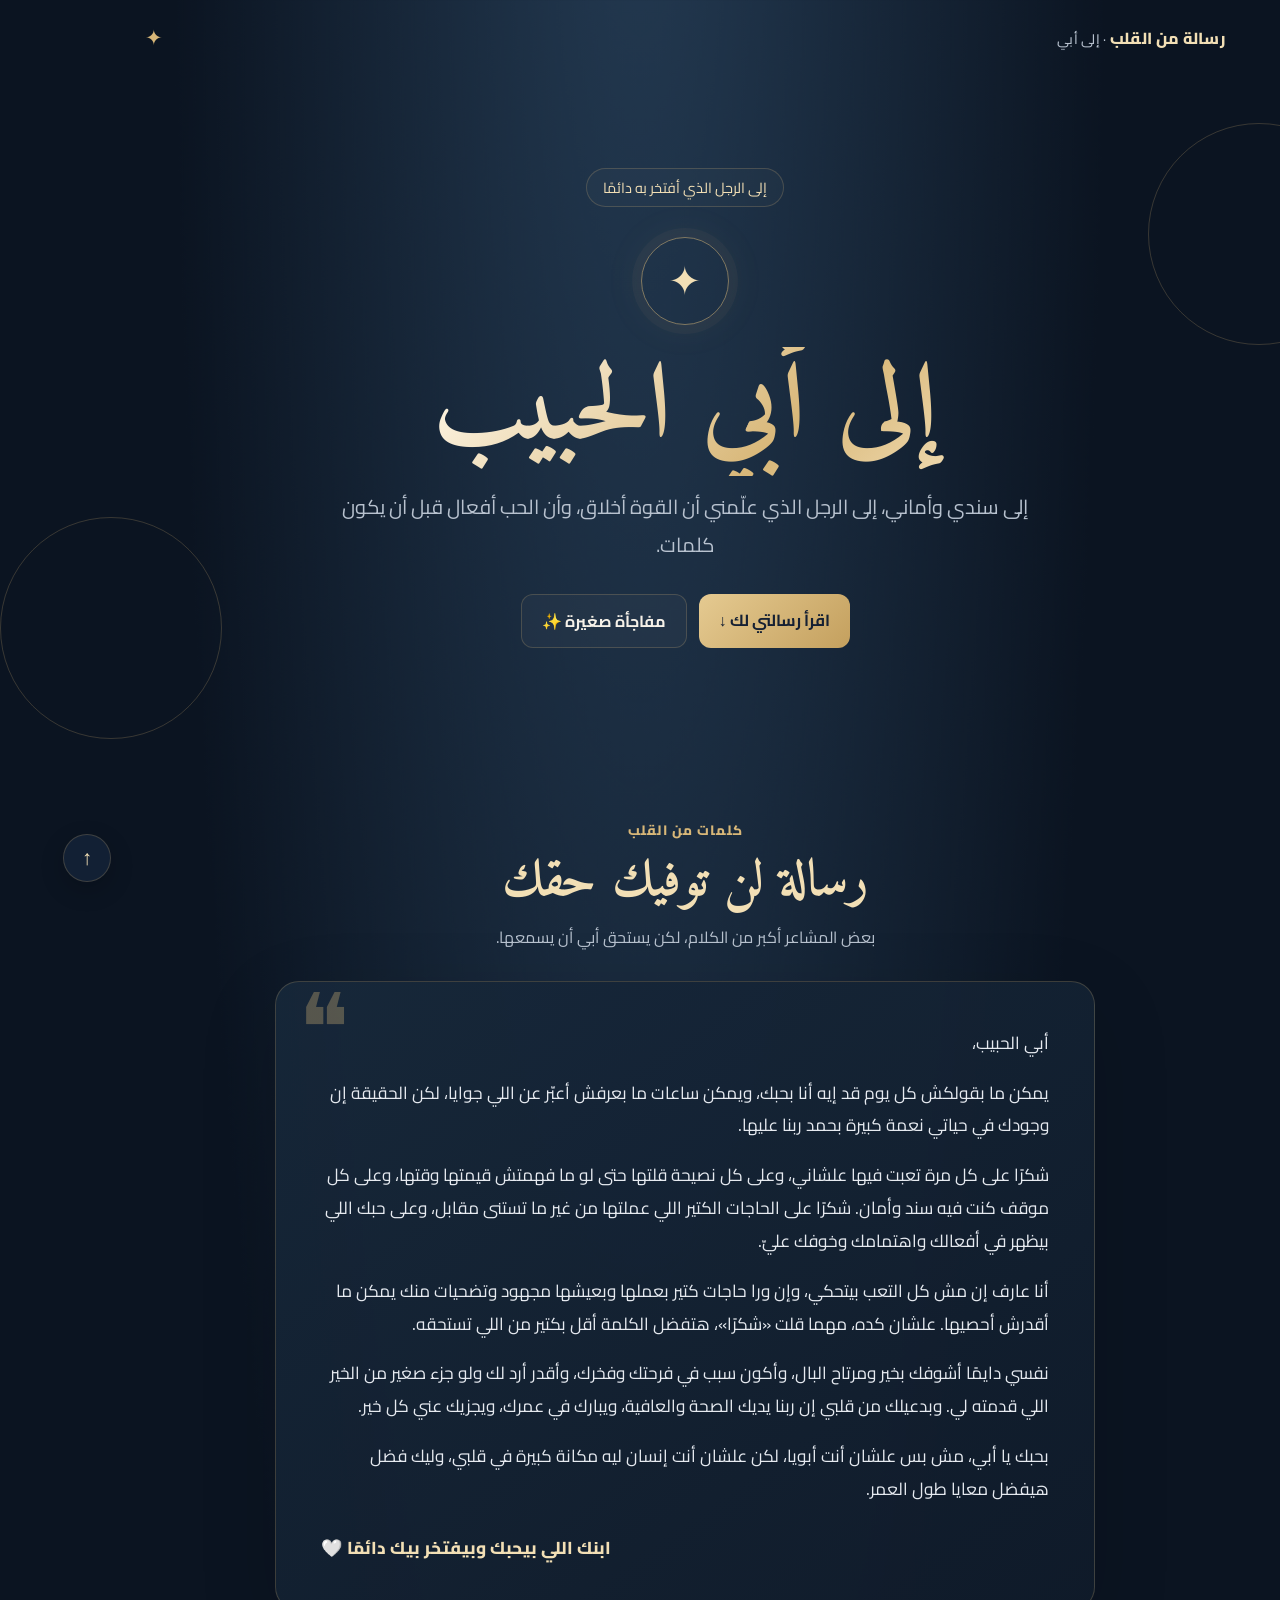
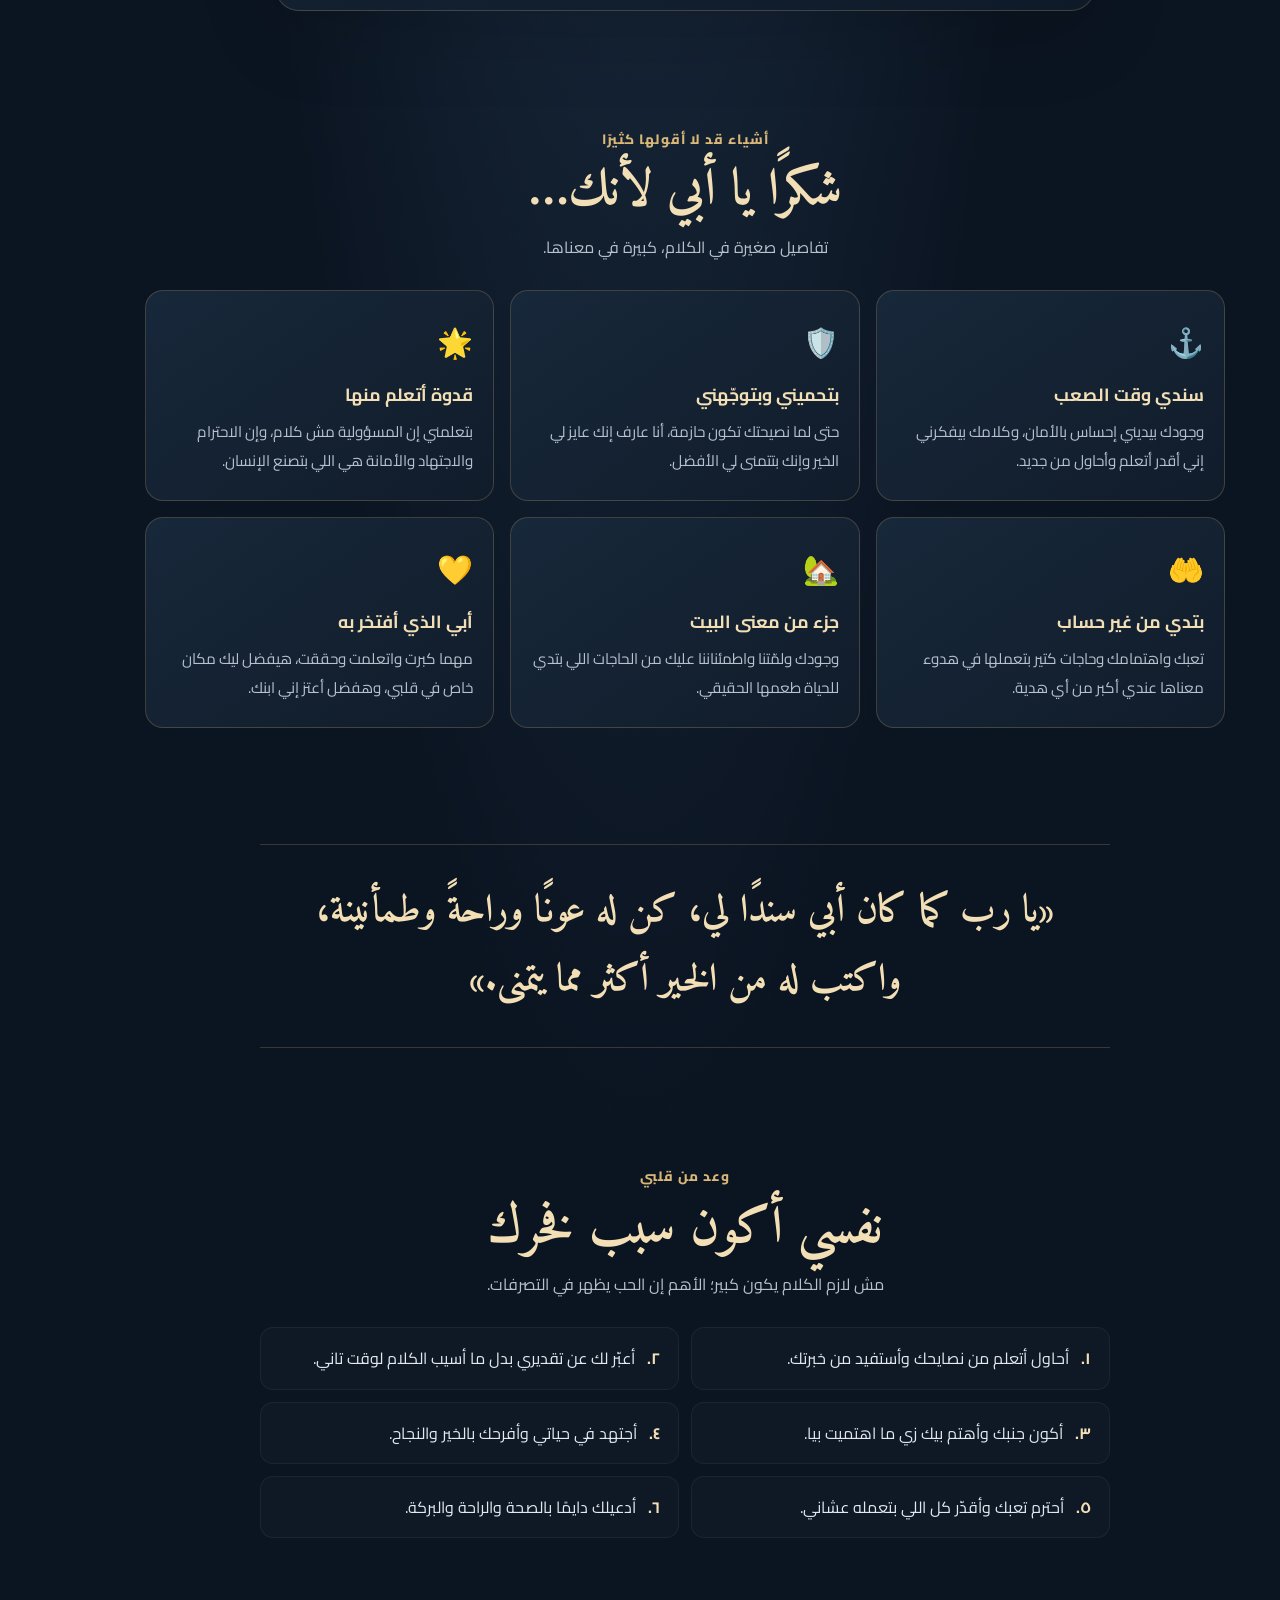
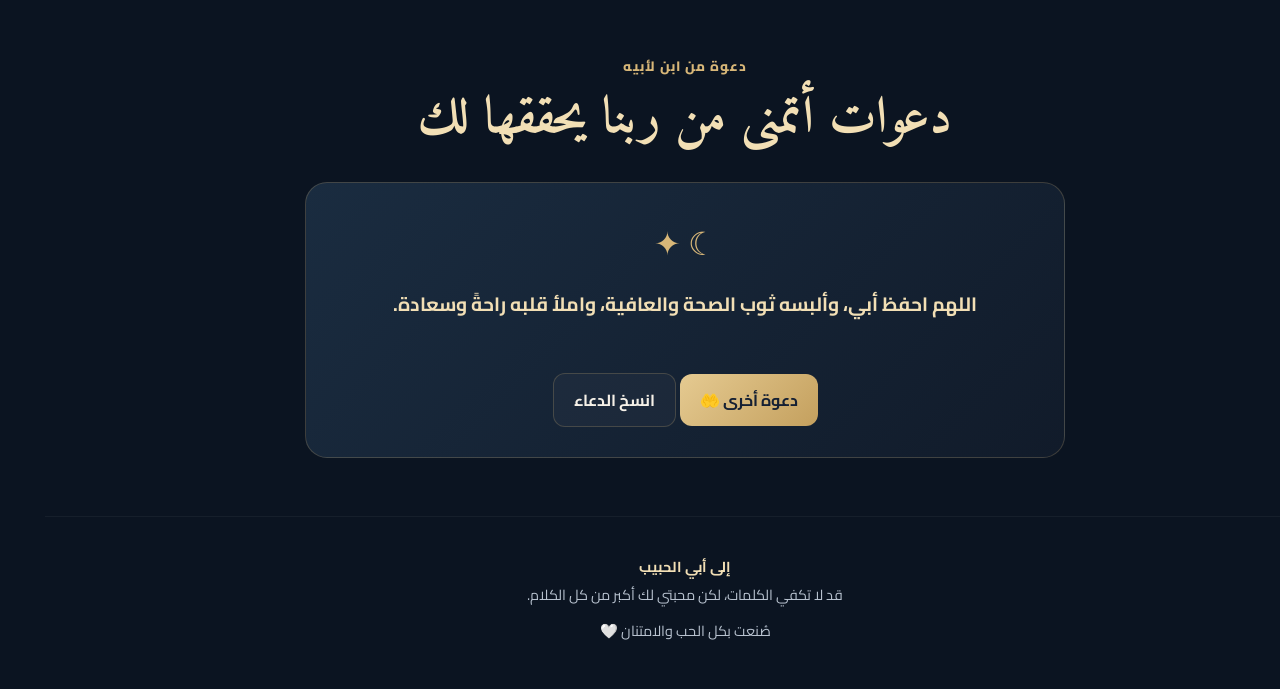
<file: abi/index.html>
<!doctype html>
<html lang="ar" dir="rtl">
<head>
<meta charset="utf-8">
<meta name="viewport" content="width=device-width, initial-scale=1">
<meta name="theme-color" content="#101b2b">
<meta name="description" content="رسالة حب وتقدير من ابن إلى أبيه.">
<title>إلى أبي — سندي وفخري</title>
<link rel="preconnect" href="https://fonts.googleapis.com">
<link rel="preconnect" href="https://fonts.gstatic.com" crossorigin>
<link href="https://fonts.googleapis.com/css2?family=Cairo:wght@400;500;600;700;800;900&family=Amiri:wght@400;700&display=swap" rel="stylesheet">
<style>
:root{--bg:#0b1421;--panel:#121f30;--panel2:#17283a;--gold:#d8b778;--gold2:#f2dfb5;--text:#f6f1e8;--muted:#b8c2cf;--line:rgba(216,183,120,.22);--blue:#8ba9c9}
*{box-sizing:border-box}html{scroll-behavior:smooth}body{margin:0;background:radial-gradient(ellipse at 50% -10%,#243b53 0,transparent 52%),var(--bg);color:var(--text);font-family:'Cairo',sans-serif;line-height:1.9;overflow-x:hidden}a{color:inherit}.wrap{width:min(1080px,92%);margin:auto}.topbar{padding:18px 0;display:flex;align-items:center;justify-content:space-between;gap:12px}.brand{font-weight:800;color:var(--gold2);letter-spacing:.3px}.brand span{color:var(--muted);font-weight:500;font-size:.85rem}.small-heart{color:var(--gold);font-size:1.3rem}.hero{min-height:76vh;display:grid;place-items:center;text-align:center;padding:55px 0 75px;position:relative}.hero:before,.hero:after{content:"";position:absolute;width:220px;height:220px;border:1px solid var(--line);border-radius:50%;pointer-events:none}.hero:before{top:7%;right:-145px}.hero:after{bottom:3%;left:-145px}.eyebrow{display:inline-flex;align-items:center;gap:9px;border:1px solid var(--line);border-radius:99px;padding:5px 16px;color:var(--gold2);font-size:.9rem;background:#ffffff05}.hero h1{font-family:'Amiri',serif;font-size:clamp(3rem,9vw,6.7rem);line-height:1.2;margin:22px 0 12px;font-weight:700;background:linear-gradient(135deg,#fff8e9 15%,#d8b778 65%,#f8e8c6);-webkit-background-clip:text;background-clip:text;color:transparent}.hero p{max-width:700px;margin:0 auto;color:var(--muted);font-size:clamp(1rem,2.5vw,1.25rem)}.seal{width:88px;height:88px;margin:30px auto 20px;border:1px solid #d8b77888;border-radius:50%;display:grid;place-items:center;color:var(--gold2);font-size:2.5rem;box-shadow:0 0 0 9px #d8b7780a,0 0 45px #d8b77812}.actions{display:flex;justify-content:center;gap:12px;flex-wrap:wrap;margin-top:30px}.btn{border:1px solid var(--line);border-radius:12px;padding:11px 20px;font:700 1rem 'Cairo';cursor:pointer;text-decoration:none;transition:.2s}.btn.primary{background:linear-gradient(135deg,#e5ca91,#c4a05e);color:#152033;border:0}.btn.secondary{background:#ffffff08;color:var(--text)}.btn:hover{transform:translateY(-2px);filter:brightness(1.08)}section{padding:58px 0}.section-head{text-align:center;margin-bottom:28px}.kicker{color:var(--gold);font-size:.85rem;font-weight:800;letter-spacing:1px}.section-head h2{font-family:'Amiri',serif;font-size:clamp(2rem,5vw,3.2rem);margin:5px 0;color:var(--gold2);line-height:1.35}.section-head p{color:var(--muted);margin:0}.letter{max-width:820px;margin:auto;padding:clamp(22px,5vw,45px);border:1px solid var(--line);border-radius:24px;background:linear-gradient(145deg,#17283aee,#101b2aee);box-shadow:0 24px 80px #0002;position:relative}.letter:before{content:'❝';font-family:Georgia,serif;color:#d8b77855;font-size:6rem;position:absolute;top:0;left:22px;line-height:1}.letter p{font-size:1.08rem;color:#e6eaf0;margin:0 0 17px}.letter p:last-child{margin-bottom:0}.signature{color:var(--gold2)!important;font-weight:800;text-align:left;margin-top:26px!important}.grid{display:grid;grid-template-columns:repeat(3,1fr);gap:16px}.card{padding:24px 20px;border:1px solid var(--line);border-radius:18px;background:linear-gradient(145deg,#17283a,#111c2b);transition:.25s}.card:hover{transform:translateY(-4px);border-color:#d8b77866}.card .ico{font-size:1.8rem;color:var(--gold);display:block;margin-bottom:8px}.card h3{color:var(--gold2);font-size:1.1rem;margin:0 0 7px}.card p{color:var(--muted);font-size:.95rem;margin:0}.quote{max-width:850px;margin:auto;text-align:center;padding:32px 22px;border-top:1px solid var(--line);border-bottom:1px solid var(--line)}.quote p{font:700 clamp(1.5rem,4vw,2.4rem)/1.8 'Amiri',serif;color:var(--gold2);margin:0}.promise{display:grid;grid-template-columns:1fr 1fr;gap:12px;max-width:850px;margin:auto}.promise div{padding:15px 18px;background:#ffffff05;border:1px solid #ffffff0d;border-radius:13px;color:#e3e9f0}.promise b{color:var(--gold2);margin-left:8px}.wish-box{max-width:760px;margin:auto;text-align:center;padding:30px 20px;border-radius:22px;background:linear-gradient(135deg,#1a2c40,#111b2a);border:1px solid var(--line)}#wish{min-height:75px;color:var(--gold2);font-size:1.2rem;font-weight:700;margin:12px 0}.footer{text-align:center;padding:36px 0 45px;border-top:1px solid #ffffff0c;color:var(--muted);font-size:.9rem}.footer strong{color:var(--gold2)}.floating{position:fixed;bottom:18px;left:18px;border:1px solid var(--line);background:#142236eF;color:var(--gold2);border-radius:50%;width:48px;height:48px;font-size:1.3rem;cursor:pointer;z-index:5;box-shadow:0 8px 25px #0003}.spark{position:fixed;pointer-events:none;z-index:9;animation:rise 1.6s ease-out forwards;font-size:18px}@keyframes rise{0%{opacity:0;transform:translateY(10px) scale(.6)}15%{opacity:1}100%{opacity:0;transform:translateY(-110px) scale(1.3)}}.reveal{opacity:0;transform:translateY(16px);transition:opacity .7s,transform .7s}.reveal.visible{opacity:1;transform:none}@media(max-width:720px){.grid{grid-template-columns:1fr}.promise{grid-template-columns:1fr}.hero{min-height:70vh;padding:38px 0 55px}.hero h1{font-size:clamp(3.1rem,15vw,5rem)}section{padding:43px 0}.topbar{padding:14px 0}.letter p{font-size:1rem}.hero:before,.hero:after{width:150px;height:150px}}@media(prefers-reduced-motion:reduce){*,*:before,*:after{scroll-behavior:auto!important;animation:none!important;transition:none!important}.reveal{opacity:1;transform:none}}
</style>
</head>
<body>
<header class="wrap topbar"><div class="brand">رسالة من القلب <span>· إلى أبي</span></div><div class="small-heart" aria-hidden="true">✦</div></header>
<main>
<section class="hero wrap">
<div>
<div class="eyebrow">إلى الرجل الذي أفتخر به دائمًا</div>
<div class="seal" aria-hidden="true">✦</div>
<h1>إلى أبي الحبيب</h1>
<p>إلى سندي وأماني، إلى الرجل الذي علّمني أن القوة أخلاق، وأن الحب أفعال قبل أن يكون كلمات.</p>
<div class="actions"><a class="btn primary" href="#letter">اقرأ رسالتي لك ↓</a><button class="btn secondary" id="surprise">مفاجأة صغيرة ✨</button></div>
</div>
</section>
<section id="letter" class="wrap">
<div class="section-head reveal"><div class="kicker">كلمات من القلب</div><h2>رسالة لن توفيك حقك</h2><p>بعض المشاعر أكبر من الكلام، لكن يستحق أبي أن يسمعها.</p></div>
<article class="letter reveal">
<p>أبي الحبيب،</p>
<p>يمكن ما بقولكش كل يوم قد إيه أنا بحبك، ويمكن ساعات ما بعرفش أعبّر عن اللي جوايا، لكن الحقيقة إن وجودك في حياتي نعمة كبيرة بحمد ربنا عليها.</p>
<p>شكرًا على كل مرة تعبت فيها علشاني، وعلى كل نصيحة قلتها حتى لو ما فهمتش قيمتها وقتها، وعلى كل موقف كنت فيه سند وأمان. شكرًا على الحاجات الكتير اللي عملتها من غير ما تستنى مقابل، وعلى حبك اللي بيظهر في أفعالك واهتمامك وخوفك عليّ.</p>
<p>أنا عارف إن مش كل التعب بيتحكي، وإن ورا حاجات كتير بعملها وبعيشها مجهود وتضحيات منك يمكن ما أقدرش أحصيها. علشان كده، مهما قلت «شكرًا»، هتفضل الكلمة أقل بكتير من اللي تستحقه.</p>
<p>نفسي دايمًا أشوفك بخير ومرتاح البال، وأكون سبب في فرحتك وفخرك، وأقدر أرد لك ولو جزء صغير من الخير اللي قدمته لي. وبدعيلك من قلبي إن ربنا يديك الصحة والعافية، ويبارك في عمرك، ويجزيك عني كل خير.</p>
<p>بحبك يا أبي، مش بس علشان أنت أبويا، لكن علشان أنت إنسان ليه مكانة كبيرة في قلبي، وليك فضل هيفضل معايا طول العمر.</p>
<p class="signature">ابنك اللي بيحبك وبيفتخر بيك دائمًا 🤍</p>
</article>
</section>
<section class="wrap">
<div class="section-head reveal"><div class="kicker">أشياء قد لا أقولها كثيرًا</div><h2>شكرًا يا أبي لأنك…</h2><p>تفاصيل صغيرة في الكلام، كبيرة في معناها.</p></div>
<div class="grid">
<article class="card reveal"><span class="ico">⚓</span><h3>سندي وقت الصعب</h3><p>وجودك بيديني إحساس بالأمان، وكلامك بيفكرني إني أقدر أتعلم وأحاول من جديد.</p></article>
<article class="card reveal"><span class="ico">🛡️</span><h3>بتحميني وبتوجّهني</h3><p>حتى لما نصيحتك تكون حازمة، أنا عارف إنك عايز لي الخير وإنك بتتمنى لي الأفضل.</p></article>
<article class="card reveal"><span class="ico">🌟</span><h3>قدوة أتعلم منها</h3><p>بتعلمني إن المسؤولية مش كلام، وإن الاحترام والاجتهاد والأمانة هي اللي بتصنع الإنسان.</p></article>
<article class="card reveal"><span class="ico">🤲</span><h3>بتدي من غير حساب</h3><p>تعبك واهتمامك وحاجات كتير بتعملها في هدوء معناها عندي أكبر من أي هدية.</p></article>
<article class="card reveal"><span class="ico">🏡</span><h3>جزء من معنى البيت</h3><p>وجودك ولمّتنا واطمئناننا عليك من الحاجات اللي بتدي للحياة طعمها الحقيقي.</p></article>
<article class="card reveal"><span class="ico">💛</span><h3>أبي الذي أفتخر به</h3><p>مهما كبرت واتعلمت وحققت، هيفضل ليك مكان خاص في قلبي، وهفضل أعتز إني ابنك.</p></article>
</div>
</section>
<section class="wrap">
<div class="quote reveal"><p>«يا رب كما كان أبي سندًا لي، كن له عونًا وراحةً وطمأنينة، واكتب له من الخير أكثر مما يتمنى.»</p></div>
</section>
<section class="wrap">
<div class="section-head reveal"><div class="kicker">وعد من قلبي</div><h2>نفسي أكون سبب فخرك</h2><p>مش لازم الكلام يكون كبير؛ الأهم إن الحب يظهر في التصرفات.</p></div>
<div class="promise reveal">
<div><b>١.</b> أحاول أتعلم من نصايحك وأستفيد من خبرتك.</div>
<div><b>٢.</b> أعبّر لك عن تقديري بدل ما أسيب الكلام لوقت تاني.</div>
<div><b>٣.</b> أكون جنبك وأهتم بيك زي ما اهتميت بيا.</div>
<div><b>٤.</b> أجتهد في حياتي وأفرحك بالخير والنجاح.</div>
<div><b>٥.</b> أحترم تعبك وأقدّر كل اللي بتعمله عشاني.</div>
<div><b>٦.</b> أدعيلك دايمًا بالصحة والراحة والبركة.</div>
</div>
</section>
<section class="wrap">
<div class="section-head reveal"><div class="kicker">دعوة من ابن لأبيه</div><h2>دعوات أتمنى من ربنا يحققها لك</h2></div>
<div class="wish-box reveal"><div aria-hidden="true" style="font-size:2rem;color:var(--gold)">☾ ✦</div><p id="wish" aria-live="polite">اللهم احفظ أبي، وألبسه ثوب الصحة والعافية، واملأ قلبه راحةً وسعادة.</p><button class="btn primary" id="nextWish">دعوة أخرى 🤲</button> <button class="btn secondary" id="copyWish">انسخ الدعاء</button></div>
</section>
</main>
<footer class="footer"><div class="wrap"><strong>إلى أبي الحبيب</strong><div>قد لا تكفي الكلمات، لكن محبتي لك أكبر من كل الكلام.</div><div style="margin-top:9px">صُنعت بكل الحب والامتنان 🤍</div></div></footer>
<button class="floating" id="top" aria-label="العودة إلى الأعلى" title="العودة للأعلى">↑</button>
<script>
const wishes=[
'اللهم احفظ أبي، وألبسه ثوب الصحة والعافية، واملأ قلبه راحةً وسعادة.',
'اللهم ارزق أبي راحة البال، وطمأنينة القلب، وفرحة لا تنقطع، ورزقًا واسعًا مباركًا.',
'اللهم اجزه عني خير الجزاء، وبارك في عمره وعمله، واكتب له الخير أينما كان.',
'اللهم أبعد عن أبي كل همّ وحزن، ويسّر له أموره، وافتح له أبواب الخير والبركة.',
'اللهم كما اعتنى بي صغيرًا، احفظه لي، وأعنّي على برّه وإسعاده وردّ الجميل له.',
'اللهم احفظ أبي من كل سوء، واجعل أيامه مليئة بالعافية والرضا والسكينة.',
'اللهم حقق لأبي ما يتمنى من خير، وارزقه فوق ما يرجو، وطمئن قلبه دائمًا.'
];
let wi=0;const wish=document.getElementById('wish');
document.getElementById('nextWish').addEventListener('click',()=>{wi=(wi+1)%wishes.length;wish.textContent=wishes[wi]});
document.getElementById('copyWish').addEventListener('click',async()=>{try{await navigator.clipboard.writeText(wish.textContent);document.getElementById('copyWish').textContent='تم نسخ الدعاء ✓';setTimeout(()=>document.getElementById('copyWish').textContent='انسخ الدعاء',1800)}catch(e){const r=document.createRange();r.selectNodeContents(wish);const s=window.getSelection();s.removeAllRanges();s.addRange(r)}});
function sparkles(){const icons=['✦','♥','✧','🤍'];for(let i=0;i<18;i++){const el=document.createElement('span');el.className='spark';el.textContent=icons[Math.floor(Math.random()*icons.length)];el.style.left=(5+Math.random()*90)+'vw';el.style.top=(40+Math.random()*45)+'vh';el.style.color=['#d8b778','#f2dfb5','#a9bfd6'][Math.floor(Math.random()*3)];el.style.animationDelay=(Math.random()*.6)+'s';document.body.appendChild(el);setTimeout(()=>el.remove(),2300)}}
document.getElementById('surprise').addEventListener('click',()=>{sparkles();document.getElementById('surprise').textContent='كل الحب ليك يا أبي 🤍';});
document.getElementById('top').addEventListener('click',()=>window.scrollTo({top:0,behavior:'smooth'}));
if('IntersectionObserver'in window){const io=new IntersectionObserver(entries=>entries.forEach(e=>{if(e.isIntersecting){e.target.classList.add('visible');io.unobserve(e.target)}}),{threshold:.12});document.querySelectorAll('.reveal').forEach(el=>io.observe(el))}else{document.querySelectorAll('.reveal').forEach(el=>el.classList.add('visible'))}
</script>
</body>
</html>
</file>
